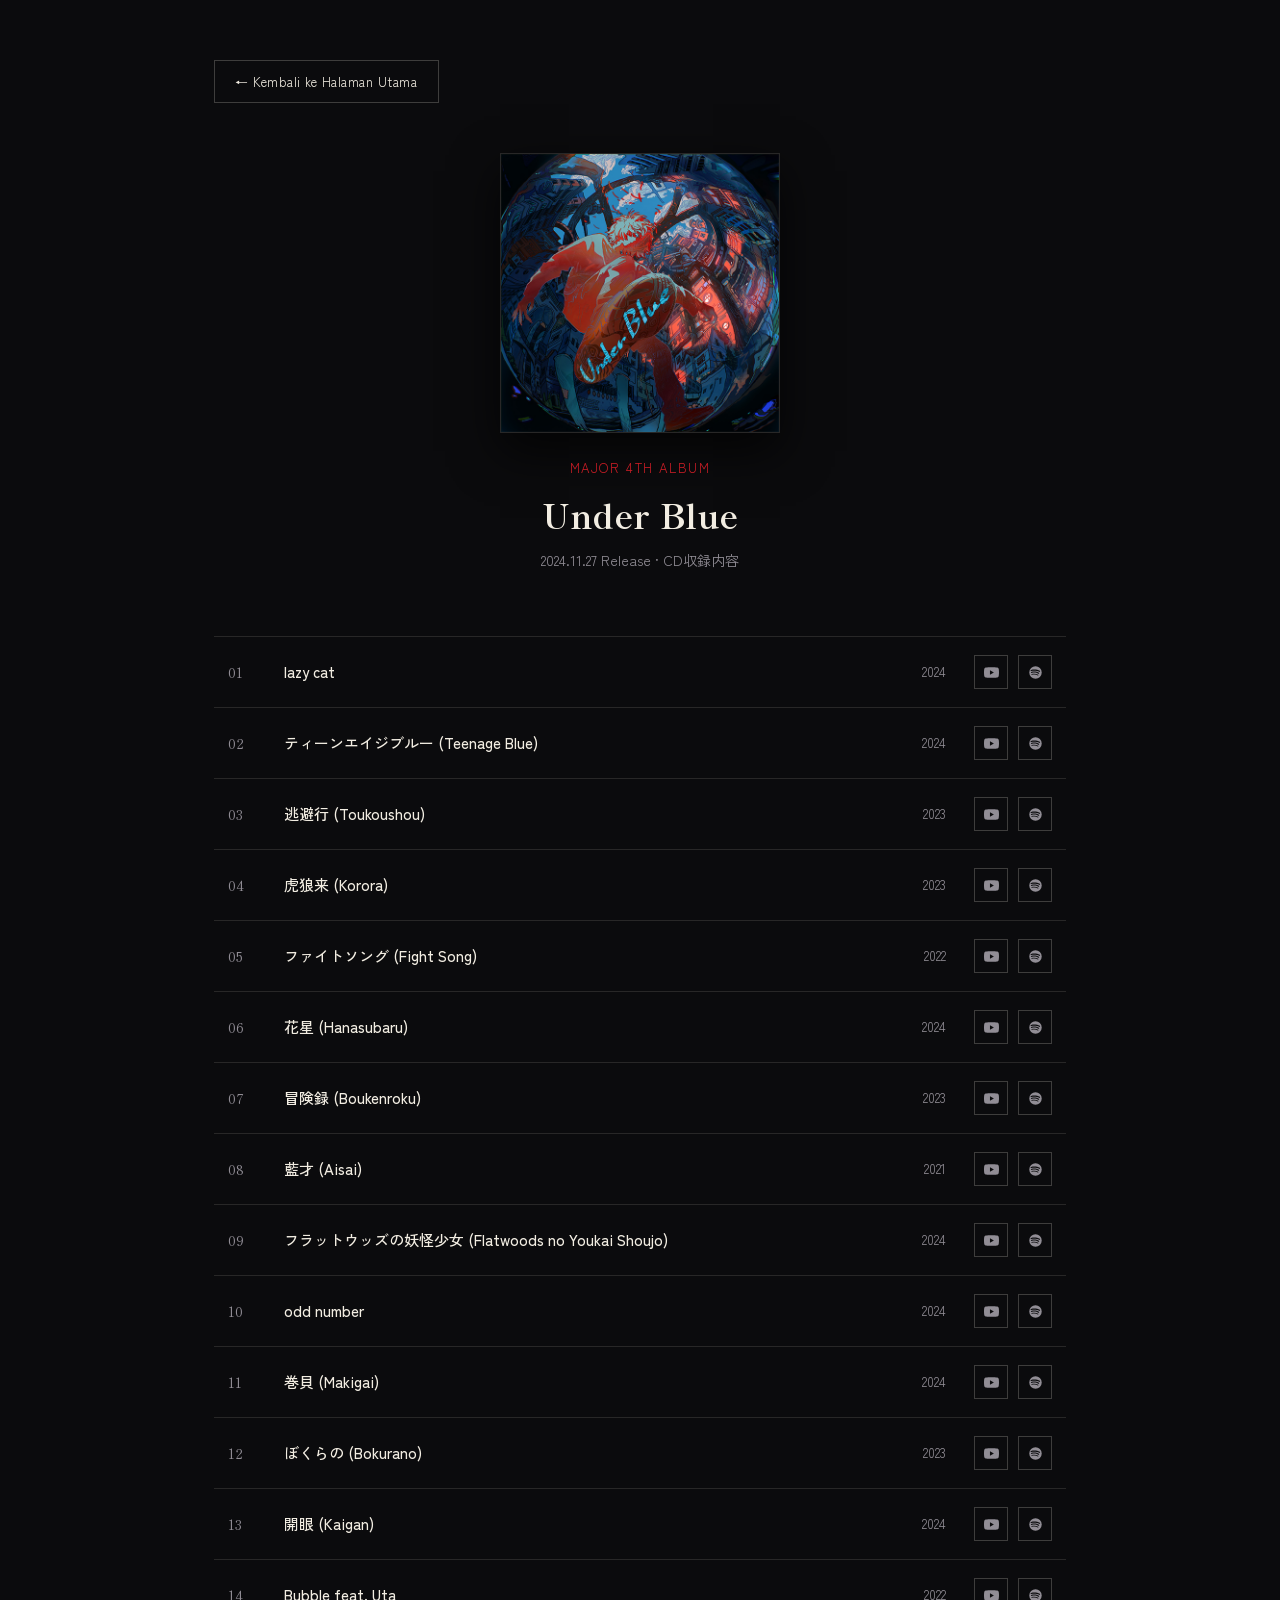
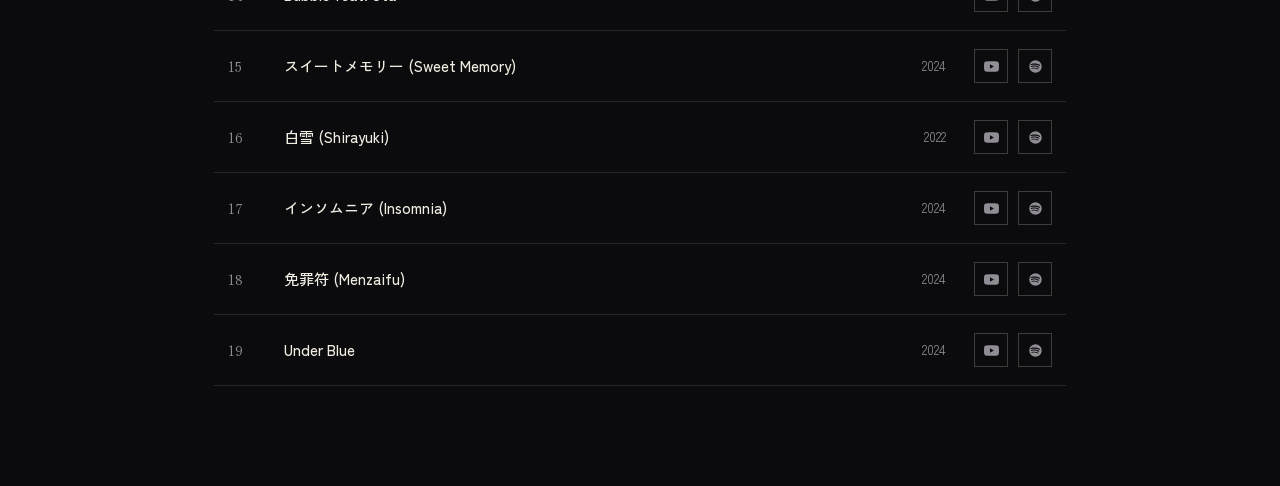
<file: Modul 1/discography/underblue.html>
<!DOCTYPE html>
<html lang="en">
<head>
    <meta charset="UTF-8">
    <meta name="viewport" content="width=device-width, initial-scale=1.0">
    <title>Eve - Under Blue</title>
    <link rel="stylesheet" href="disc.css">
</head>
<body>
<div class="shell album-detail-shell">
  <main class="main main--full">

    <section class="section section--tight">
      <!-- back to halaman utama -->
      <a href="../index.html#karya" class="btn" style="margin-bottom: 30px;">← Kembali ke Halaman Utama</a>
      
      <!-- for the album cover -->
      <div class="album-hero">
        <div class="album-hero__cover">
          <img src="../photo/underblue.jpg" alt="Under Blue Album Cover">
        </div>
        <span class="eyebrow">Major 4th Album</span>
        <h1 style="font-size: 34px;">Under Blue</h1>
        <p>2024.11.27 Release · CD収録内容</p>
      </div>

      <!-- list-list lagunya -->
      <div class="disco-table">

        <!-- Track 01 -->
        <div class="disco-row">
          <span class="d-num">01</span>
          <span class="d-title">lazy cat</span>
          <span class="d-year">2024</span>
          <span class="d-links">
            <a class="link-yt" href="https://www.youtube.com/results?search_query=Eve+lazy+cat" target="_blank" rel="noopener" aria-label="YouTube">
              <svg viewBox="0 0 24 24"><path d="M23.498 6.186a3.016 3.016 0 0 0-2.122-2.136C19.505 3.545 12 3.545 12 3.545s-7.505 0-9.377.505A3.017 3.017 0 0 0 .502 6.186C0 8.07 0 12 0 12s0 3.93.502 5.814a3.016 3.016 0 0 0 2.122 2.136c1.871.505 9.376.505 9.376.505s7.505 0 9.377-.505a3.015 3.015 0 0 0 2.122-2.136C24 15.93 24 12 24 12s0-3.93-.502-5.814zM9.545 15.568V8.432L15.818 12l-6.273 3.568z"/></svg>
            </a>
            <a class="link-sp" href="https://open.spotify.com/search/Eve%20lazy%20cat" target="_blank" rel="noopener" aria-label="Spotify">
              <svg viewBox="0 0 24 24"><path d="M12 2a10 10 0 100 20 10 10 0 000-20zm4.6 14.4c-.2.3-.6.4-.9.2-2.5-1.5-5.6-1.9-9.3-1a.7.7 0 11-.3-1.3c4-.9 7.5-.5 10.3 1.2.3.2.4.6.2.9zm1.2-2.7c-.2.4-.7.5-1.1.3-2.9-1.8-7.3-2.3-10.7-1.3a.9.9 0 11-.5-1.7c3.9-1.2 8.7-.6 12 1.5.4.2.5.7.3 1.2zm.1-2.8c-3.4-2-9.1-2.2-12.4-1.2a1 1 0 11-.6-1.9c3.8-1.2 10-1 13.9 1.3a1 1 0 11-1 1.8z"/></svg>
            </a>
          </span>
        </div>

        <!-- Track 02 -->
        <div class="disco-row">
          <span class="d-num">02</span>
          <span class="d-title">ティーンエイジブルー (Teenage Blue)</span>
          <span class="d-year">2024</span>
          <span class="d-links">
            <a class="link-yt" href="https://www.youtube.com/results?search_query=Eve+Teenage+Blue" target="_blank" rel="noopener" aria-label="YouTube">
              <svg viewBox="0 0 24 24"><path d="M23.498 6.186a3.016 3.016 0 0 0-2.122-2.136C19.505 3.545 12 3.545 12 3.545s-7.505 0-9.377.505A3.017 3.017 0 0 0 .502 6.186C0 8.07 0 12 0 12s0 3.93.502 5.814a3.016 3.016 0 0 0 2.122 2.136c1.871.505 9.376.505 9.376.505s7.505 0 9.377-.505a3.015 3.015 0 0 0 2.122-2.136C24 15.93 24 12 24 12s0-3.93-.502-5.814zM9.545 15.568V8.432L15.818 12l-6.273 3.568z"/></svg>
            </a>
            <a class="link-sp" href="https://open.spotify.com/search/Eve%20Teenage%20Blue" target="_blank" rel="noopener" aria-label="Spotify">
              <svg viewBox="0 0 24 24"><path d="M12 2a10 10 0 100 20 10 10 0 000-20zm4.6 14.4c-.2.3-.6.4-.9.2-2.5-1.5-5.6-1.9-9.3-1a.7.7 0 11-.3-1.3c4-.9 7.5-.5 10.3 1.2.3.2.4.6.2.9zm1.2-2.7c-.2.4-.7.5-1.1.3-2.9-1.8-7.3-2.3-10.7-1.3a.9.9 0 11-.5-1.7c3.9-1.2 8.7-.6 12 1.5.4.2.5.7.3 1.2zm.1-2.8c-3.4-2-9.1-2.2-12.4-1.2a1 1 0 11-.6-1.9c3.8-1.2 10-1 13.9 1.3a1 1 0 11-1 1.8z"/></svg>
            </a>
          </span>
        </div>

        <!-- Track 03 -->
        <div class="disco-row">
          <span class="d-num">03</span>
          <span class="d-title">逃避行 (Toukoushou)</span>
          <span class="d-year">2023</span>
          <span class="d-links">
            <a class="link-yt" href="https://www.youtube.com/results?search_query=Eve+Toukoushou" target="_blank" rel="noopener" aria-label="YouTube">
              <svg viewBox="0 0 24 24"><path d="M23.498 6.186a3.016 3.016 0 0 0-2.122-2.136C19.505 3.545 12 3.545 12 3.545s-7.505 0-9.377.505A3.017 3.017 0 0 0 .502 6.186C0 8.07 0 12 0 12s0 3.93.502 5.814a3.016 3.016 0 0 0 2.122 2.136c1.871.505 9.376.505 9.376.505s7.505 0 9.377-.505a3.015 3.015 0 0 0 2.122-2.136C24 15.93 24 12 24 12s0-3.93-.502-5.814zM9.545 15.568V8.432L15.818 12l-6.273 3.568z"/></svg>
            </a>
            <a class="link-sp" href="https://open.spotify.com/search/Eve%20Toukoushou" target="_blank" rel="noopener" aria-label="Spotify">
              <svg viewBox="0 0 24 24"><path d="M12 2a10 10 0 100 20 10 10 0 000-20zm4.6 14.4c-.2.3-.6.4-.9.2-2.5-1.5-5.6-1.9-9.3-1a.7.7 0 11-.3-1.3c4-.9 7.5-.5 10.3 1.2.3.2.4.6.2.9zm1.2-2.7c-.2.4-.7.5-1.1.3-2.9-1.8-7.3-2.3-10.7-1.3a.9.9 0 11-.5-1.7c3.9-1.2 8.7-.6 12 1.5.4.2.5.7.3 1.2zm.1-2.8c-3.4-2-9.1-2.2-12.4-1.2a1 1 0 11-.6-1.9c3.8-1.2 10-1 13.9 1.3a1 1 0 11-1 1.8z"/></svg>
            </a>
          </span>
        </div>

        <!-- Track 04 -->
        <div class="disco-row">
          <span class="d-num">04</span>
          <span class="d-title">虎狼来 (Korora)</span>
          <span class="d-year">2023</span>
          <span class="d-links">
            <a class="link-yt" href="https://www.youtube.com/results?search_query=Eve+Korora" target="_blank" rel="noopener" aria-label="YouTube">
              <svg viewBox="0 0 24 24"><path d="M23.498 6.186a3.016 3.016 0 0 0-2.122-2.136C19.505 3.545 12 3.545 12 3.545s-7.505 0-9.377.505A3.017 3.017 0 0 0 .502 6.186C0 8.07 0 12 0 12s0 3.93.502 5.814a3.016 3.016 0 0 0 2.122 2.136c1.871.505 9.376.505 9.376.505s7.505 0 9.377-.505a3.015 3.015 0 0 0 2.122-2.136C24 15.93 24 12 24 12s0-3.93-.502-5.814zM9.545 15.568V8.432L15.818 12l-6.273 3.568z"/></svg>
            </a>
            <a class="link-sp" href="https://open.spotify.com/search/Eve%20Korora" target="_blank" rel="noopener" aria-label="Spotify">
              <svg viewBox="0 0 24 24"><path d="M12 2a10 10 0 100 20 10 10 0 000-20zm4.6 14.4c-.2.3-.6.4-.9.2-2.5-1.5-5.6-1.9-9.3-1a.7.7 0 11-.3-1.3c4-.9 7.5-.5 10.3 1.2.3.2.4.6.2.9zm1.2-2.7c-.2.4-.7.5-1.1.3-2.9-1.8-7.3-2.3-10.7-1.3a.9.9 0 11-.5-1.7c3.9-1.2 8.7-.6 12 1.5.4.2.5.7.3 1.2zm.1-2.8c-3.4-2-9.1-2.2-12.4-1.2a1 1 0 11-.6-1.9c3.8-1.2 10-1 13.9 1.3a1 1 0 11-1 1.8z"/></svg>
            </a>
          </span>
        </div>

        <!-- Track 05 -->
        <div class="disco-row">
          <span class="d-num">05</span>
          <span class="d-title">ファイトソング (Fight Song)</span>
          <span class="d-year">2022</span>
          <span class="d-links">
            <a class="link-yt" href="https://www.youtube.com/results?search_query=Eve+Fight+Song" target="_blank" rel="noopener" aria-label="YouTube">
              <svg viewBox="0 0 24 24"><path d="M23.498 6.186a3.016 3.016 0 0 0-2.122-2.136C19.505 3.545 12 3.545 12 3.545s-7.505 0-9.377.505A3.017 3.017 0 0 0 .502 6.186C0 8.07 0 12 0 12s0 3.93.502 5.814a3.016 3.016 0 0 0 2.122 2.136c1.871.505 9.376.505 9.376.505s7.505 0 9.377-.505a3.015 3.015 0 0 0 2.122-2.136C24 15.93 24 12 24 12s0-3.93-.502-5.814zM9.545 15.568V8.432L15.818 12l-6.273 3.568z"/></svg>
            </a>
            <a class="link-sp" href="https://open.spotify.com/search/Eve%20Fight%20Song" target="_blank" rel="noopener" aria-label="Spotify">
              <svg viewBox="0 0 24 24"><path d="M12 2a10 10 0 100 20 10 10 0 000-20zm4.6 14.4c-.2.3-.6.4-.9.2-2.5-1.5-5.6-1.9-9.3-1a.7.7 0 11-.3-1.3c4-.9 7.5-.5 10.3 1.2.3.2.4.6.2.9zm1.2-2.7c-.2.4-.7.5-1.1.3-2.9-1.8-7.3-2.3-10.7-1.3a.9.9 0 11-.5-1.7c3.9-1.2 8.7-.6 12 1.5.4.2.5.7.3 1.2zm.1-2.8c-3.4-2-9.1-2.2-12.4-1.2a1 1 0 11-.6-1.9c3.8-1.2 10-1 13.9 1.3a1 1 0 11-1 1.8z"/></svg>
            </a>
          </span>
        </div>

        <!-- Track 06 -->
        <div class="disco-row">
          <span class="d-num">06</span>
          <span class="d-title">花星 (Hanasubaru)</span>
          <span class="d-year">2024</span>
          <span class="d-links">
            <a class="link-yt" href="https://www.youtube.com/results?search_query=Eve+Hanasubaru" target="_blank" rel="noopener" aria-label="YouTube">
              <svg viewBox="0 0 24 24"><path d="M23.498 6.186a3.016 3.016 0 0 0-2.122-2.136C19.505 3.545 12 3.545 12 3.545s-7.505 0-9.377.505A3.017 3.017 0 0 0 .502 6.186C0 8.07 0 12 0 12s0 3.93.502 5.814a3.016 3.016 0 0 0 2.122 2.136c1.871.505 9.376.505 9.376.505s7.505 0 9.377-.505a3.015 3.015 0 0 0 2.122-2.136C24 15.93 24 12 24 12s0-3.93-.502-5.814zM9.545 15.568V8.432L15.818 12l-6.273 3.568z"/></svg>
            </a>
            <a class="link-sp" href="https://open.spotify.com/search/Eve%20Hanasubaru" target="_blank" rel="noopener" aria-label="Spotify">
              <svg viewBox="0 0 24 24"><path d="M12 2a10 10 0 100 20 10 10 0 000-20zm4.6 14.4c-.2.3-.6.4-.9.2-2.5-1.5-5.6-1.9-9.3-1a.7.7 0 11-.3-1.3c4-.9 7.5-.5 10.3 1.2.3.2.4.6.2.9zm1.2-2.7c-.2.4-.7.5-1.1.3-2.9-1.8-7.3-2.3-10.7-1.3a.9.9 0 11-.5-1.7c3.9-1.2 8.7-.6 12 1.5.4.2.5.7.3 1.2zm.1-2.8c-3.4-2-9.1-2.2-12.4-1.2a1 1 0 11-.6-1.9c3.8-1.2 10-1 13.9 1.3a1 1 0 11-1 1.8z"/></svg>
            </a>
          </span>
        </div>

        <!-- Track 07 -->
        <div class="disco-row">
          <span class="d-num">07</span>
          <span class="d-title">冒険録 (Boukenroku)</span>
          <span class="d-year">2023</span>
          <span class="d-links">
            <a class="link-yt" href="https://www.youtube.com/results?search_query=Eve+Boukenroku" target="_blank" rel="noopener" aria-label="YouTube">
              <svg viewBox="0 0 24 24"><path d="M23.498 6.186a3.016 3.016 0 0 0-2.122-2.136C19.505 3.545 12 3.545 12 3.545s-7.505 0-9.377.505A3.017 3.017 0 0 0 .502 6.186C0 8.07 0 12 0 12s0 3.93.502 5.814a3.016 3.016 0 0 0 2.122 2.136c1.871.505 9.376.505 9.376.505s7.505 0 9.377-.505a3.015 3.015 0 0 0 2.122-2.136C24 15.93 24 12 24 12s0-3.93-.502-5.814zM9.545 15.568V8.432L15.818 12l-6.273 3.568z"/></svg>
            </a>
            <a class="link-sp" href="https://open.spotify.com/search/Eve%20Boukenroku" target="_blank" rel="noopener" aria-label="Spotify">
              <svg viewBox="0 0 24 24"><path d="M12 2a10 10 0 100 20 10 10 0 000-20zm4.6 14.4c-.2.3-.6.4-.9.2-2.5-1.5-5.6-1.9-9.3-1a.7.7 0 11-.3-1.3c4-.9 7.5-.5 10.3 1.2.3.2.4.6.2.9zm1.2-2.7c-.2.4-.7.5-1.1.3-2.9-1.8-7.3-2.3-10.7-1.3a.9.9 0 11-.5-1.7c3.9-1.2 8.7-.6 12 1.5.4.2.5.7.3 1.2zm.1-2.8c-3.4-2-9.1-2.2-12.4-1.2a1 1 0 11-.6-1.9c3.8-1.2 10-1 13.9 1.3a1 1 0 11-1 1.8z"/></svg>
            </a>
          </span>
        </div>

        <!-- Track 08 -->
        <div class="disco-row">
          <span class="d-num">08</span>
          <span class="d-title">藍才 (Aisai)</span>
          <span class="d-year">2021</span>
          <span class="d-links">
            <a class="link-yt" href="https://www.youtube.com/results?search_query=Eve+Aisai" target="_blank" rel="noopener" aria-label="YouTube">
              <svg viewBox="0 0 24 24"><path d="M23.498 6.186a3.016 3.016 0 0 0-2.122-2.136C19.505 3.545 12 3.545 12 3.545s-7.505 0-9.377.505A3.017 3.017 0 0 0 .502 6.186C0 8.07 0 12 0 12s0 3.93.502 5.814a3.016 3.016 0 0 0 2.122 2.136c1.871.505 9.376.505 9.376.505s7.505 0 9.377-.505a3.015 3.015 0 0 0 2.122-2.136C24 15.93 24 12 24 12s0-3.93-.502-5.814zM9.545 15.568V8.432L15.818 12l-6.273 3.568z"/></svg>
            </a>
            <a class="link-sp" href="https://open.spotify.com/search/Eve%20Aisai" target="_blank" rel="noopener" aria-label="Spotify">
              <svg viewBox="0 0 24 24"><path d="M12 2a10 10 0 100 20 10 10 0 000-20zm4.6 14.4c-.2.3-.6.4-.9.2-2.5-1.5-5.6-1.9-9.3-1a.7.7 0 11-.3-1.3c4-.9 7.5-.5 10.3 1.2.3.2.4.6.2.9zm1.2-2.7c-.2.4-.7.5-1.1.3-2.9-1.8-7.3-2.3-10.7-1.3a.9.9 0 11-.5-1.7c3.9-1.2 8.7-.6 12 1.5.4.2.5.7.3 1.2zm.1-2.8c-3.4-2-9.1-2.2-12.4-1.2a1 1 0 11-.6-1.9c3.8-1.2 10-1 13.9 1.3a1 1 0 11-1 1.8z"/></svg>
            </a>
          </span>
        </div>

        <!-- Track 09 -->
        <div class="disco-row">
          <span class="d-num">09</span>
          <span class="d-title">フラットウッズの妖怪少女 (Flatwoods no Youkai Shoujo)</span>
          <span class="d-year">2024</span>
          <span class="d-links">
            <a class="link-yt" href="https://www.youtube.com/results?search_query=Eve+Flatwoods+no+Youkai+Shoujo" target="_blank" rel="noopener" aria-label="YouTube">
              <svg viewBox="0 0 24 24"><path d="M23.498 6.186a3.016 3.016 0 0 0-2.122-2.136C19.505 3.545 12 3.545 12 3.545s-7.505 0-9.377.505A3.017 3.017 0 0 0 .502 6.186C0 8.07 0 12 0 12s0 3.93.502 5.814a3.016 3.016 0 0 0 2.122 2.136c1.871.505 9.376.505 9.376.505s7.505 0 9.377-.505a3.015 3.015 0 0 0 2.122-2.136C24 15.93 24 12 24 12s0-3.93-.502-5.814zM9.545 15.568V8.432L15.818 12l-6.273 3.568z"/></svg>
            </a>
            <a class="link-sp" href="https://open.spotify.com/search/Eve%20Flatwoods%20no%20Youkai%20Shoujo" target="_blank" rel="noopener" aria-label="Spotify">
              <svg viewBox="0 0 24 24"><path d="M12 2a10 10 0 100 20 10 10 0 000-20zm4.6 14.4c-.2.3-.6.4-.9.2-2.5-1.5-5.6-1.9-9.3-1a.7.7 0 11-.3-1.3c4-.9 7.5-.5 10.3 1.2.3.2.4.6.2.9zm1.2-2.7c-.2.4-.7.5-1.1.3-2.9-1.8-7.3-2.3-10.7-1.3a.9.9 0 11-.5-1.7c3.9-1.2 8.7-.6 12 1.5.4.2.5.7.3 1.2zm.1-2.8c-3.4-2-9.1-2.2-12.4-1.2a1 1 0 11-.6-1.9c3.8-1.2 10-1 13.9 1.3a1 1 0 11-1 1.8z"/></svg>
            </a>
          </span>
        </div>

        <!-- Track 10 -->
        <div class="disco-row">
          <span class="d-num">10</span>
          <span class="d-title">odd number</span>
          <span class="d-year">2024</span>
          <span class="d-links">
            <a class="link-yt" href="https://www.youtube.com/results?search_query=Eve+odd+number" target="_blank" rel="noopener" aria-label="YouTube">
              <svg viewBox="0 0 24 24"><path d="M23.498 6.186a3.016 3.016 0 0 0-2.122-2.136C19.505 3.545 12 3.545 12 3.545s-7.505 0-9.377.505A3.017 3.017 0 0 0 .502 6.186C0 8.07 0 12 0 12s0 3.93.502 5.814a3.016 3.016 0 0 0 2.122 2.136c1.871.505 9.376.505 9.376.505s7.505 0 9.377-.505a3.015 3.015 0 0 0 2.122-2.136C24 15.93 24 12 24 12s0-3.93-.502-5.814zM9.545 15.568V8.432L15.818 12l-6.273 3.568z"/></svg>
            </a>
            <a class="link-sp" href="https://open.spotify.com/search/Eve%20odd%20number" target="_blank" rel="noopener" aria-label="Spotify">
              <svg viewBox="0 0 24 24"><path d="M12 2a10 10 0 100 20 10 10 0 000-20zm4.6 14.4c-.2.3-.6.4-.9.2-2.5-1.5-5.6-1.9-9.3-1a.7.7 0 11-.3-1.3c4-.9 7.5-.5 10.3 1.2.3.2.4.6.2.9zm1.2-2.7c-.2.4-.7.5-1.1.3-2.9-1.8-7.3-2.3-10.7-1.3a.9.9 0 11-.5-1.7c3.9-1.2 8.7-.6 12 1.5.4.2.5.7.3 1.2zm.1-2.8c-3.4-2-9.1-2.2-12.4-1.2a1 1 0 11-.6-1.9c3.8-1.2 10-1 13.9 1.3a1 1 0 11-1 1.8z"/></svg>
            </a>
          </span>
        </div>

        <!-- Track 11 -->
        <div class="disco-row">
          <span class="d-num">11</span>
          <span class="d-title">巻貝 (Makigai)</span>
          <span class="d-year">2024</span>
          <span class="d-links">
            <a class="link-yt" href="https://www.youtube.com/results?search_query=Eve+Makigai" target="_blank" rel="noopener" aria-label="YouTube">
              <svg viewBox="0 0 24 24"><path d="M23.498 6.186a3.016 3.016 0 0 0-2.122-2.136C19.505 3.545 12 3.545 12 3.545s-7.505 0-9.377.505A3.017 3.017 0 0 0 .502 6.186C0 8.07 0 12 0 12s0 3.93.502 5.814a3.016 3.016 0 0 0 2.122 2.136c1.871.505 9.376.505 9.376.505s7.505 0 9.377-.505a3.015 3.015 0 0 0 2.122-2.136C24 15.93 24 12 24 12s0-3.93-.502-5.814zM9.545 15.568V8.432L15.818 12l-6.273 3.568z"/></svg>
            </a>
            <a class="link-sp" href="https://open.spotify.com/search/Eve%20Makigai" target="_blank" rel="noopener" aria-label="Spotify">
              <svg viewBox="0 0 24 24"><path d="M12 2a10 10 0 100 20 10 10 0 000-20zm4.6 14.4c-.2.3-.6.4-.9.2-2.5-1.5-5.6-1.9-9.3-1a.7.7 0 11-.3-1.3c4-.9 7.5-.5 10.3 1.2.3.2.4.6.2.9zm1.2-2.7c-.2.4-.7.5-1.1.3-2.9-1.8-7.3-2.3-10.7-1.3a.9.9 0 11-.5-1.7c3.9-1.2 8.7-.6 12 1.5.4.2.5.7.3 1.2zm.1-2.8c-3.4-2-9.1-2.2-12.4-1.2a1 1 0 11-.6-1.9c3.8-1.2 10-1 13.9 1.3a1 1 0 11-1 1.8z"/></svg>
            </a>
          </span>
        </div>

        <!-- Track 12 -->
        <div class="disco-row">
          <span class="d-num">12</span>
          <span class="d-title">ぼくらの (Bokurano)</span>
          <span class="d-year">2023</span>
          <span class="d-links">
            <a class="link-yt" href="https://www.youtube.com/results?search_query=Eve+Bokurano" target="_blank" rel="noopener" aria-label="YouTube">
              <svg viewBox="0 0 24 24"><path d="M23.498 6.186a3.016 3.016 0 0 0-2.122-2.136C19.505 3.545 12 3.545 12 3.545s-7.505 0-9.377.505A3.017 3.017 0 0 0 .502 6.186C0 8.07 0 12 0 12s0 3.93.502 5.814a3.016 3.016 0 0 0 2.122 2.136c1.871.505 9.376.505 9.376.505s7.505 0 9.377-.505a3.015 3.015 0 0 0 2.122-2.136C24 15.93 24 12 24 12s0-3.93-.502-5.814zM9.545 15.568V8.432L15.818 12l-6.273 3.568z"/></svg>
            </a>
            <a class="link-sp" href="https://open.spotify.com/search/Eve%20Bokurano" target="_blank" rel="noopener" aria-label="Spotify">
              <svg viewBox="0 0 24 24"><path d="M12 2a10 10 0 100 20 10 10 0 000-20zm4.6 14.4c-.2.3-.6.4-.9.2-2.5-1.5-5.6-1.9-9.3-1a.7.7 0 11-.3-1.3c4-.9 7.5-.5 10.3 1.2.3.2.4.6.2.9zm1.2-2.7c-.2.4-.7.5-1.1.3-2.9-1.8-7.3-2.3-10.7-1.3a.9.9 0 11-.5-1.7c3.9-1.2 8.7-.6 12 1.5.4.2.5.7.3 1.2zm.1-2.8c-3.4-2-9.1-2.2-12.4-1.2a1 1 0 11-.6-1.9c3.8-1.2 10-1 13.9 1.3a1 1 0 11-1 1.8z"/></svg>
            </a>
          </span>
        </div>

        <!-- Track 13 -->
        <div class="disco-row">
          <span class="d-num">13</span>
          <span class="d-title">開眼 (Kaigan)</span>
          <span class="d-year">2024</span>
          <span class="d-links">
            <a class="link-yt" href="https://www.youtube.com/results?search_query=Eve+Kaigan" target="_blank" rel="noopener" aria-label="YouTube">
              <svg viewBox="0 0 24 24"><path d="M23.498 6.186a3.016 3.016 0 0 0-2.122-2.136C19.505 3.545 12 3.545 12 3.545s-7.505 0-9.377.505A3.017 3.017 0 0 0 .502 6.186C0 8.07 0 12 0 12s0 3.93.502 5.814a3.016 3.016 0 0 0 2.122 2.136c1.871.505 9.376.505 9.376.505s7.505 0 9.377-.505a3.015 3.015 0 0 0 2.122-2.136C24 15.93 24 12 24 12s0-3.93-.502-5.814zM9.545 15.568V8.432L15.818 12l-6.273 3.568z"/></svg>
            </a>
            <a class="link-sp" href="https://open.spotify.com/search/Eve%20Kaigan" target="_blank" rel="noopener" aria-label="Spotify">
              <svg viewBox="0 0 24 24"><path d="M12 2a10 10 0 100 20 10 10 0 000-20zm4.6 14.4c-.2.3-.6.4-.9.2-2.5-1.5-5.6-1.9-9.3-1a.7.7 0 11-.3-1.3c4-.9 7.5-.5 10.3 1.2.3.2.4.6.2.9zm1.2-2.7c-.2.4-.7.5-1.1.3-2.9-1.8-7.3-2.3-10.7-1.3a.9.9 0 11-.5-1.7c3.9-1.2 8.7-.6 12 1.5.4.2.5.7.3 1.2zm.1-2.8c-3.4-2-9.1-2.2-12.4-1.2a1 1 0 11-.6-1.9c3.8-1.2 10-1 13.9 1.3a1 1 0 11-1 1.8z"/></svg>
            </a>
          </span>
        </div>

        <!-- Track 14 -->
        <div class="disco-row">
          <span class="d-num">14</span>
          <span class="d-title">Bubble feat. Uta</span>
          <span class="d-year">2022</span>
          <span class="d-links">
            <a class="link-yt" href="https://www.youtube.com/results?search_query=Eve+Bubble" target="_blank" rel="noopener" aria-label="YouTube">
              <svg viewBox="0 0 24 24"><path d="M23.498 6.186a3.016 3.016 0 0 0-2.122-2.136C19.505 3.545 12 3.545 12 3.545s-7.505 0-9.377.505A3.017 3.017 0 0 0 .502 6.186C0 8.07 0 12 0 12s0 3.93.502 5.814a3.016 3.016 0 0 0 2.122 2.136c1.871.505 9.376.505 9.376.505s7.505 0 9.377-.505a3.015 3.015 0 0 0 2.122-2.136C24 15.93 24 12 24 12s0-3.93-.502-5.814zM9.545 15.568V8.432L15.818 12l-6.273 3.568z"/></svg>
            </a>
            <a class="link-sp" href="https://open.spotify.com/search/Eve%20Bubble" target="_blank" rel="noopener" aria-label="Spotify">
              <svg viewBox="0 0 24 24"><path d="M12 2a10 10 0 100 20 10 10 0 000-20zm4.6 14.4c-.2.3-.6.4-.9.2-2.5-1.5-5.6-1.9-9.3-1a.7.7 0 11-.3-1.3c4-.9 7.5-.5 10.3 1.2.3.2.4.6.2.9zm1.2-2.7c-.2.4-.7.5-1.1.3-2.9-1.8-7.3-2.3-10.7-1.3a.9.9 0 11-.5-1.7c3.9-1.2 8.7-.6 12 1.5.4.2.5.7.3 1.2zm.1-2.8c-3.4-2-9.1-2.2-12.4-1.2a1 1 0 11-.6-1.9c3.8-1.2 10-1 13.9 1.3a1 1 0 11-1 1.8z"/></svg>
            </a>
          </span>
        </div>

        <!-- Track 15 -->
        <div class="disco-row">
          <span class="d-num">15</span>
          <span class="d-title">スイートメモリー (Sweet Memory)</span>
          <span class="d-year">2024</span>
          <span class="d-links">
            <a class="link-yt" href="https://www.youtube.com/results?search_query=Eve+Sweet+Memory" target="_blank" rel="noopener" aria-label="YouTube">
              <svg viewBox="0 0 24 24"><path d="M23.498 6.186a3.016 3.016 0 0 0-2.122-2.136C19.505 3.545 12 3.545 12 3.545s-7.505 0-9.377.505A3.017 3.017 0 0 0 .502 6.186C0 8.07 0 12 0 12s0 3.93.502 5.814a3.016 3.016 0 0 0 2.122 2.136c1.871.505 9.376.505 9.376.505s7.505 0 9.377-.505a3.015 3.015 0 0 0 2.122-2.136C24 15.93 24 12 24 12s0-3.93-.502-5.814zM9.545 15.568V8.432L15.818 12l-6.273 3.568z"/></svg>
            </a>
            <a class="link-sp" href="https://open.spotify.com/search/Eve%20Sweet%20Memory" target="_blank" rel="noopener" aria-label="Spotify">
              <svg viewBox="0 0 24 24"><path d="M12 2a10 10 0 100 20 10 10 0 000-20zm4.6 14.4c-.2.3-.6.4-.9.2-2.5-1.5-5.6-1.9-9.3-1a.7.7 0 11-.3-1.3c4-.9 7.5-.5 10.3 1.2.3.2.4.6.2.9zm1.2-2.7c-.2.4-.7.5-1.1.3-2.9-1.8-7.3-2.3-10.7-1.3a.9.9 0 11-.5-1.7c3.9-1.2 8.7-.6 12 1.5.4.2.5.7.3 1.2zm.1-2.8c-3.4-2-9.1-2.2-12.4-1.2a1 1 0 11-.6-1.9c3.8-1.2 10-1 13.9 1.3a1 1 0 11-1 1.8z"/></svg>
            </a>
          </span>
        </div>

        <!-- Track 16 -->
        <div class="disco-row">
          <span class="d-num">16</span>
          <span class="d-title">白雪 (Shirayuki)</span>
          <span class="d-year">2022</span>
          <span class="d-links">
            <a class="link-yt" href="https://www.youtube.com/results?search_query=Eve+Shirayuki" target="_blank" rel="noopener" aria-label="YouTube">
              <svg viewBox="0 0 24 24"><path d="M23.498 6.186a3.016 3.016 0 0 0-2.122-2.136C19.505 3.545 12 3.545 12 3.545s-7.505 0-9.377.505A3.017 3.017 0 0 0 .502 6.186C0 8.07 0 12 0 12s0 3.93.502 5.814a3.016 3.016 0 0 0 2.122 2.136c1.871.505 9.376.505 9.376.505s7.505 0 9.377-.505a3.015 3.015 0 0 0 2.122-2.136C24 15.93 24 12 24 12s0-3.93-.502-5.814zM9.545 15.568V8.432L15.818 12l-6.273 3.568z"/></svg>
            </a>
            <a class="link-sp" href="https://open.spotify.com/search/Eve%20Shirayuki" target="_blank" rel="noopener" aria-label="Spotify">
              <svg viewBox="0 0 24 24"><path d="M12 2a10 10 0 100 20 10 10 0 000-20zm4.6 14.4c-.2.3-.6.4-.9.2-2.5-1.5-5.6-1.9-9.3-1a.7.7 0 11-.3-1.3c4-.9 7.5-.5 10.3 1.2.3.2.4.6.2.9zm1.2-2.7c-.2.4-.7.5-1.1.3-2.9-1.8-7.3-2.3-10.7-1.3a.9.9 0 11-.5-1.7c3.9-1.2 8.7-.6 12 1.5.4.2.5.7.3 1.2zm.1-2.8c-3.4-2-9.1-2.2-12.4-1.2a1 1 0 11-.6-1.9c3.8-1.2 10-1 13.9 1.3a1 1 0 11-1 1.8z"/></svg>
            </a>
          </span>
        </div>

        <!-- Track 17 -->
        <div class="disco-row">
          <span class="d-num">17</span>
          <span class="d-title">インソムニア (Insomnia)</span>
          <span class="d-year">2024</span>
          <span class="d-links">
            <a class="link-yt" href="https://www.youtube.com/results?search_query=Eve+Insomnia" target="_blank" rel="noopener" aria-label="YouTube">
              <svg viewBox="0 0 24 24"><path d="M23.498 6.186a3.016 3.016 0 0 0-2.122-2.136C19.505 3.545 12 3.545 12 3.545s-7.505 0-9.377.505A3.017 3.017 0 0 0 .502 6.186C0 8.07 0 12 0 12s0 3.93.502 5.814a3.016 3.016 0 0 0 2.122 2.136c1.871.505 9.376.505 9.376.505s7.505 0 9.377-.505a3.015 3.015 0 0 0 2.122-2.136C24 15.93 24 12 24 12s0-3.93-.502-5.814zM9.545 15.568V8.432L15.818 12l-6.273 3.568z"/></svg>
            </a>
            <a class="link-sp" href="https://open.spotify.com/search/Eve%20Insomnia" target="_blank" rel="noopener" aria-label="Spotify">
              <svg viewBox="0 0 24 24"><path d="M12 2a10 10 0 100 20 10 10 0 000-20zm4.6 14.4c-.2.3-.6.4-.9.2-2.5-1.5-5.6-1.9-9.3-1a.7.7 0 11-.3-1.3c4-.9 7.5-.5 10.3 1.2.3.2.4.6.2.9zm1.2-2.7c-.2.4-.7.5-1.1.3-2.9-1.8-7.3-2.3-10.7-1.3a.9.9 0 11-.5-1.7c3.9-1.2 8.7-.6 12 1.5.4.2.5.7.3 1.2zm.1-2.8c-3.4-2-9.1-2.2-12.4-1.2a1 1 0 11-.6-1.9c3.8-1.2 10-1 13.9 1.3a1 1 0 11-1 1.8z"/></svg>
            </a>
          </span>
        </div>

        <!-- Track 18 -->
        <div class="disco-row">
          <span class="d-num">18</span>
          <span class="d-title">免罪符 (Menzaifu)</span>
          <span class="d-year">2024</span>
          <span class="d-links">
            <a class="link-yt" href="https://www.youtube.com/results?search_query=Eve+Menzaifu" target="_blank" rel="noopener" aria-label="YouTube">
              <svg viewBox="0 0 24 24"><path d="M23.498 6.186a3.016 3.016 0 0 0-2.122-2.136C19.505 3.545 12 3.545 12 3.545s-7.505 0-9.377.505A3.017 3.017 0 0 0 .502 6.186C0 8.07 0 12 0 12s0 3.93.502 5.814a3.016 3.016 0 0 0 2.122 2.136c1.871.505 9.376.505 9.376.505s7.505 0 9.377-.505a3.015 3.015 0 0 0 2.122-2.136C24 15.93 24 12 24 12s0-3.93-.502-5.814zM9.545 15.568V8.432L15.818 12l-6.273 3.568z"/></svg>
            </a>
            <a class="link-sp" href="https://open.spotify.com/search/Eve%20Menzaifu" target="_blank" rel="noopener" aria-label="Spotify">
              <svg viewBox="0 0 24 24"><path d="M12 2a10 10 0 100 20 10 10 0 000-20zm4.6 14.4c-.2.3-.6.4-.9.2-2.5-1.5-5.6-1.9-9.3-1a.7.7 0 11-.3-1.3c4-.9 7.5-.5 10.3 1.2.3.2.4.6.2.9zm1.2-2.7c-.2.4-.7.5-1.1.3-2.9-1.8-7.3-2.3-10.7-1.3a.9.9 0 11-.5-1.7c3.9-1.2 8.7-.6 12 1.5.4.2.5.7.3 1.2zm.1-2.8c-3.4-2-9.1-2.2-12.4-1.2a1 1 0 11-.6-1.9c3.8-1.2 10-1 13.9 1.3a1 1 0 11-1 1.8z"/></svg>
            </a>
          </span>
        </div>

        <!-- Track 19 -->
        <div class="disco-row">
          <span class="d-num">19</span>
          <span class="d-title">Under Blue</span>
          <span class="d-year">2024</span>
          <span class="d-links">
            <a class="link-yt" href="https://www.youtube.com/results?search_query=Eve+Under+Blue" target="_blank" rel="noopener" aria-label="YouTube">
              <svg viewBox="0 0 24 24"><path d="M23.498 6.186a3.016 3.016 0 0 0-2.122-2.136C19.505 3.545 12 3.545 12 3.545s-7.505 0-9.377.505A3.017 3.017 0 0 0 .502 6.186C0 8.07 0 12 0 12s0 3.93.502 5.814a3.016 3.016 0 0 0 2.122 2.136c1.871.505 9.376.505 9.376.505s7.505 0 9.377-.505a3.015 3.015 0 0 0 2.122-2.136C24 15.93 24 12 24 12s0-3.93-.502-5.814zM9.545 15.568V8.432L15.818 12l-6.273 3.568z"/></svg>
            </a>
            <a class="link-sp" href="https://open.spotify.com/search/Eve%20Under%20Blue" target="_blank" rel="noopener" aria-label="Spotify">
              <svg viewBox="0 0 24 24"><path d="M12 2a10 10 0 100 20 10 10 0 000-20zm4.6 14.4c-.2.3-.6.4-.9.2-2.5-1.5-5.6-1.9-9.3-1a.7.7 0 11-.3-1.3c4-.9 7.5-.5 10.3 1.2.3.2.4.6.2.9zm1.2-2.7c-.2.4-.7.5-1.1.3-2.9-1.8-7.3-2.3-10.7-1.3a.9.9 0 11-.5-1.7c3.9-1.2 8.7-.6 12 1.5.4.2.5.7.3 1.2zm.1-2.8c-3.4-2-9.1-2.2-12.4-1.2a1 1 0 11-.6-1.9c3.8-1.2 10-1 13.9 1.3a1 1 0 11-1 1.8z"/></svg>
            </a>
          </span>
        </div>

      </div>
    </section>

  </main>
</div>
</body>
</html>
</file>
<file: Modul 1/discography/disc.css>
@import url('https://fonts.googleapis.com/css2?family=Shippori+Mincho:wght@500;700;800&family=Zen+Kaku+Gothic+New:wght@400;500;700;900&display=swap');

:root {
  --ink: #0b0b0d;
  --panel: #17161b;
  --panel-2: #1e1d23;
  --paper: #f2ede2;
  --fog: #918d95;
  --blood: #c81d25;
  --blood-dim: #7a1418;
  --line: rgba(242, 237, 226, 0.12);
  --line-strong: rgba(242, 237, 226, 0.22);

  /* yutup dan spotify */
  --yt-red: #ff0000;
  --sp-green: #1db954;

  --font-display: 'Shippori Mincho', serif;
  --font-body: 'Zen Kaku Gothic New', sans-serif;
}

*, *::before, *::after {
  box-sizing: border-box;
}

html {
  scroll-behavior: smooth;
}

body {
  margin: 0;
  background: var(--ink);
  color: var(--paper);
  font-family: var(--font-body);
  font-size: 16px;
  line-height: 1.65;
  -webkit-font-smoothing: antialiased;
}

img {
  max-width: 100%;
  display: block;
}

a {
  color: inherit;
  text-decoration: none;
}

h1, h2, h3 {
  font-family: var(--font-display);
  font-weight: 700;
  margin: 0 0 0.5em;
  letter-spacing: 0.01em;
}

p {
  margin: 0 0 1em;
  color: var(--fog);
}

.album-detail-shell {
  display: flex;
  justify-content: center;
  width: 100%;
  min-height: 100vh;
}

.main--full {
  margin-left: 0 !important; 
  width: 100%;
  max-width: 900px; 
  padding: 40px 24px 80px;
}

.section--tight {
  padding: 20px 0;
}

/* tombol back */
.btn {
  display: inline-flex;
  align-items: center;
  gap: 10px;
  padding: 10px 20px;
  border: 1px solid var(--line-strong);
  color: var(--paper);
  font-size: 13px;
  letter-spacing: 0.04em;
  background: transparent;
  transition: background 0.2s ease, border-color 0.2s ease, transform 0.2s ease;
}

.btn:hover {
  background: var(--panel-2);
  border-color: var(--paper);
  transform: translateX(-4px);
}

/*album-hero cove */
.album-hero {
  text-align: center;
  margin: 20px 0 50px;
  display: flex;
  flex-direction: column;
  align-items: center;
}

.album-hero__cover {
  width: 280px;
  max-width: 80vw;
  aspect-ratio: 1 / 1;
  margin-bottom: 24px;
  box-shadow: 0 18px 45px rgba(0, 0, 0, 0.7);
  border: 1px solid var(--line);
  overflow: hidden;
}

.album-hero__cover img {
  width: 100%;
  height: 100%;
  object-fit: cover;
}

.album-hero .eyebrow {
  font-size: 13px;
  color: var(--blood);
  letter-spacing: 0.12em;
  text-transform: uppercase;
  margin-bottom: 8px;
  display: block;
}

.album-hero h1 {
  font-size: clamp(28px, 4vw, 38px);
  margin-bottom: 6px;
}

.album-hero p {
  font-size: 14px;
  color: var(--fog);
}

/* tracklist */
.disco-table {
  border-top: 1px solid var(--line);
  background: transparent;
}

.disco-row {
  display: grid;
  grid-template-columns: 40px 1fr 100px 90px;
  align-items: center;
  gap: 16px;
  padding: 18px 14px;
  border-bottom: 1px solid var(--line);
  background: transparent;
  transition: background 0.2s ease, padding-left 0.2s ease;
}

.disco-row:hover {
  background: rgba(242, 237, 226, 0.03);
  padding-left: 18px;
}

.disco-row .d-num {
  font-family: var(--font-display);
  color: var(--fog);
  font-size: 14px;
}

.disco-row .d-title {
  color: var(--paper);
  font-size: 15px;
  font-weight: 500;
}

.disco-row .d-year {
  color: var(--fog);
  font-size: 13px;
  text-align: right;
}

/* linj */
.disco-row .d-links {
  display: flex;
  gap: 10px;
  justify-content: flex-end;
}

.disco-row .d-links a {
  width: 34px;
  height: 34px;
  border: 1px solid var(--line-strong);
  display: flex;
  align-items: center;
  justify-content: center;
  background: transparent;
  transition: background 0.2s ease, border-color 0.2s ease, transform 0.2s ease;
}

.disco-row .d-links a svg {
  width: 15px;
  height: 15px;
  fill: var(--fog);
  transition: fill 0.2s ease;
}

/* yutup */
.disco-row .d-links a.link-yt:hover {
  background: var(--yt-red);
  border-color: var(--yt-red);
  transform: translateY(-2px);
}

.disco-row .d-links a.link-yt:hover svg {
  fill: #ffffff;
}

/* spotify */
.disco-row .d-links a.link-sp:hover {
  background: var(--sp-green);
  border-color: var(--sp-green);
  transform: translateY(-2px);
}

.disco-row .d-links a.link-sp:hover svg {
  fill: #ffffff;
}

/* rewsponsive viewport fot hp n tablet */
@media (max-width: 640px) {
  .album-hero__cover {
    width: 220px;
  }

  .disco-row {
    grid-template-columns: 30px 1fr 80px;
    gap: 12px;
    padding: 14px 8px;
  }

  .disco-row .d-year {
    display: none;
  }

  .disco-row .d-title {
    font-size: 14px;
  }
}
</file>
